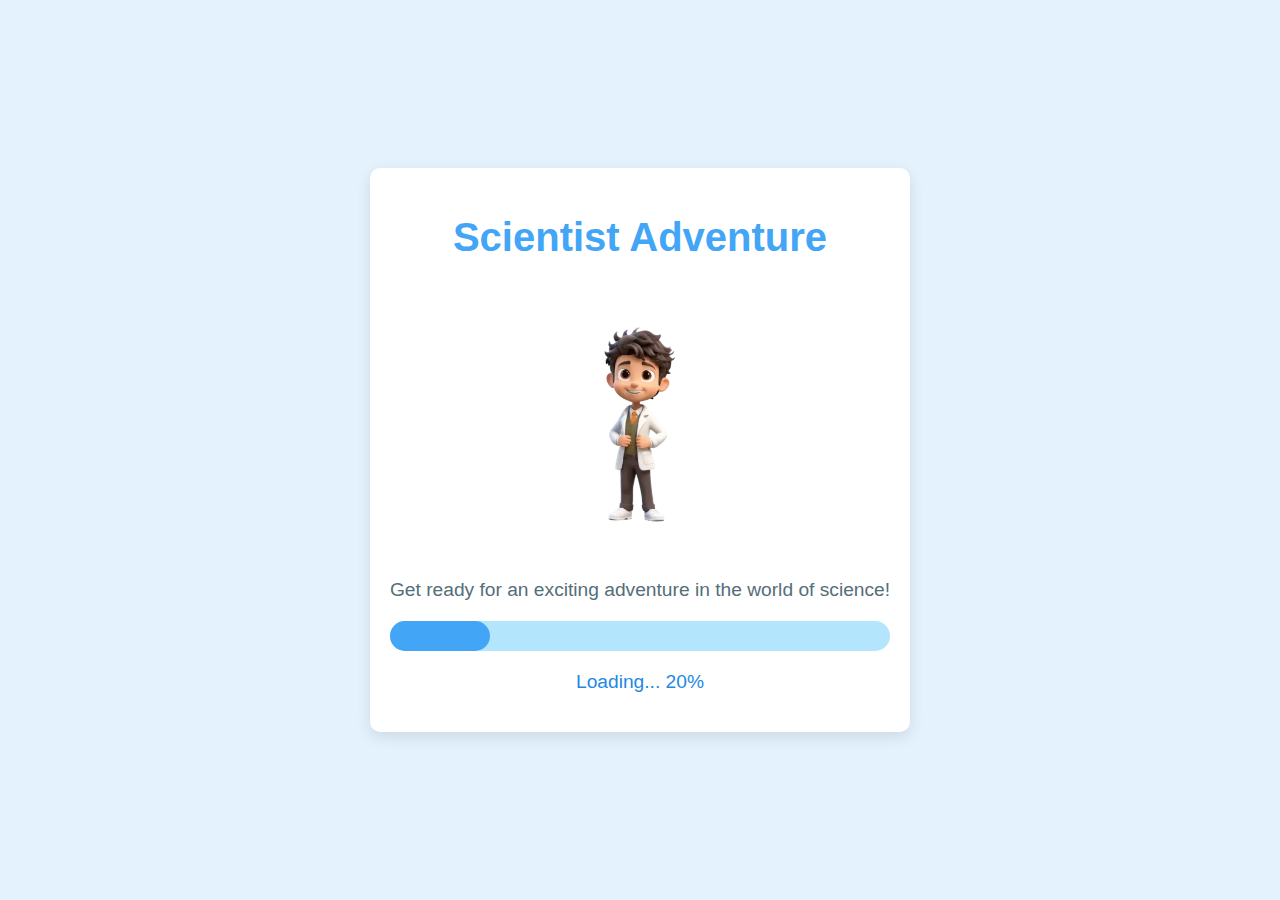
<file: index.html>
<!DOCTYPE html>
<html lang="en">
<head>
    <meta charset="UTF-8">
    <meta name="viewport" content="width=device-width, initial-scale=1.0">
    <title>Scientist Adventure</title>
    <link rel="stylesheet" href="level0.css">
</head>
<body>
    <div class="container">
        <h1 class="title">Scientist Adventure</h1>
        <img src="scientist.png" alt="Scientist Character" class="scientist-image">
        <p class="description">Get ready for an exciting adventure in the world of science!</p>
        
        <div class="progress-container">
            <div class="progress-bar" id="progress-bar"></div>
        </div>
        <p class="loading-text" id="loadingText">Loading...</p>
    </div>

    <script src="level0.js"></script>
</body>
</html>
</file>
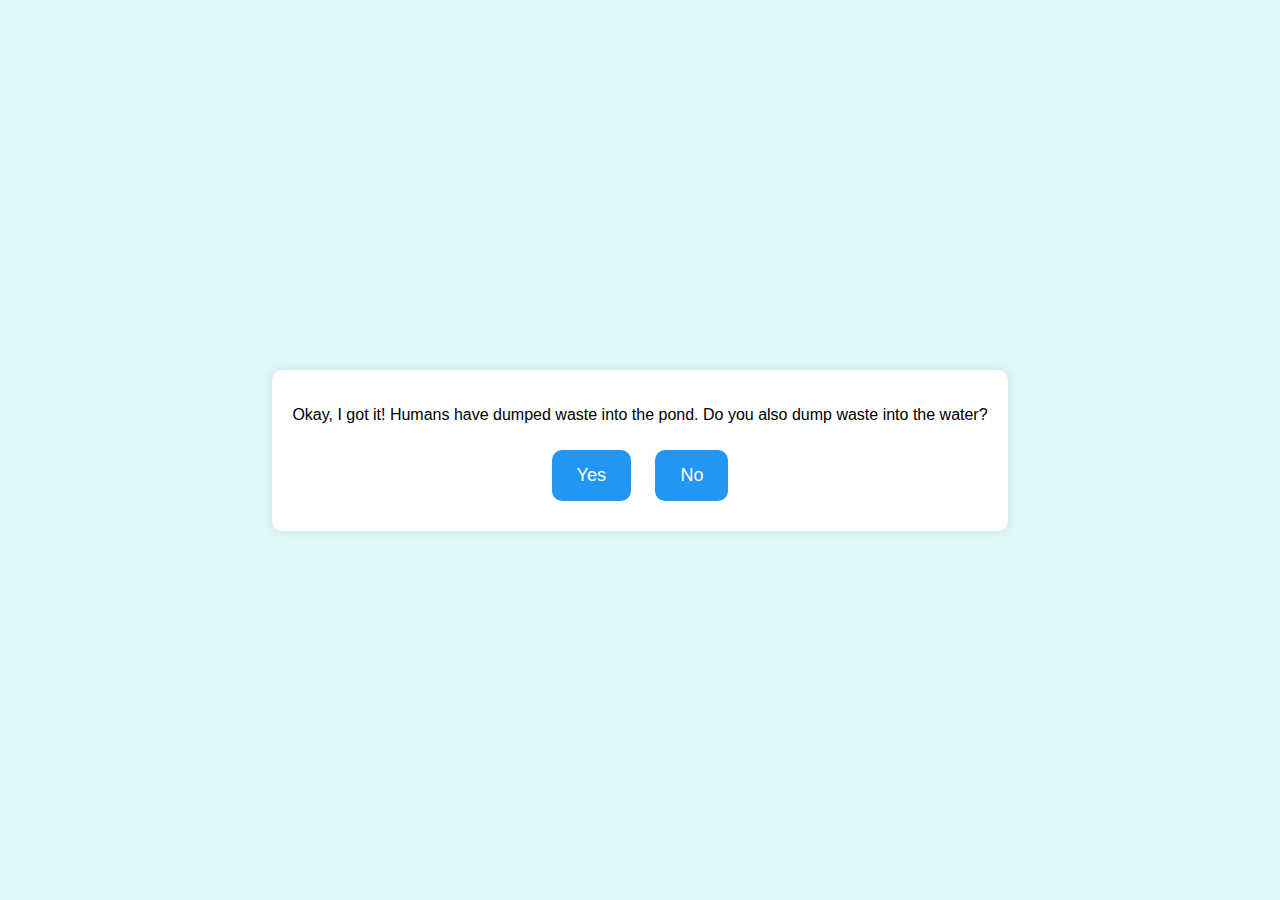
<file: level2.html>
<!DOCTYPE html>
<html lang="en">
<head>
    <meta charset="UTF-8">
    <meta name="viewport" content="width=device-width, initial-scale=1.0">
    <title>Level 2 - Water Quiz Game</title>
    <link rel="stylesheet" href="level2.css">
</head>
<body>
    <div id="popup" class="popup">
        <p>Okay, I got it! Humans have dumped waste into the pond. Do you also dump waste into the water?</p>
        <div class="yes-no-options">
            <button id="yes-btn" class="option-button">Yes</button>
            <button id="no-btn" class="option-button">No</button>
        </div>
        
    </div>

    <div id="question-container" class="hidden">
        <p id="follow-up"></p>
        <button id="lets-go-btn">Let's Go</button>

    </div>


    <script src="level2.js"></script>
</body>
</html>
</file>
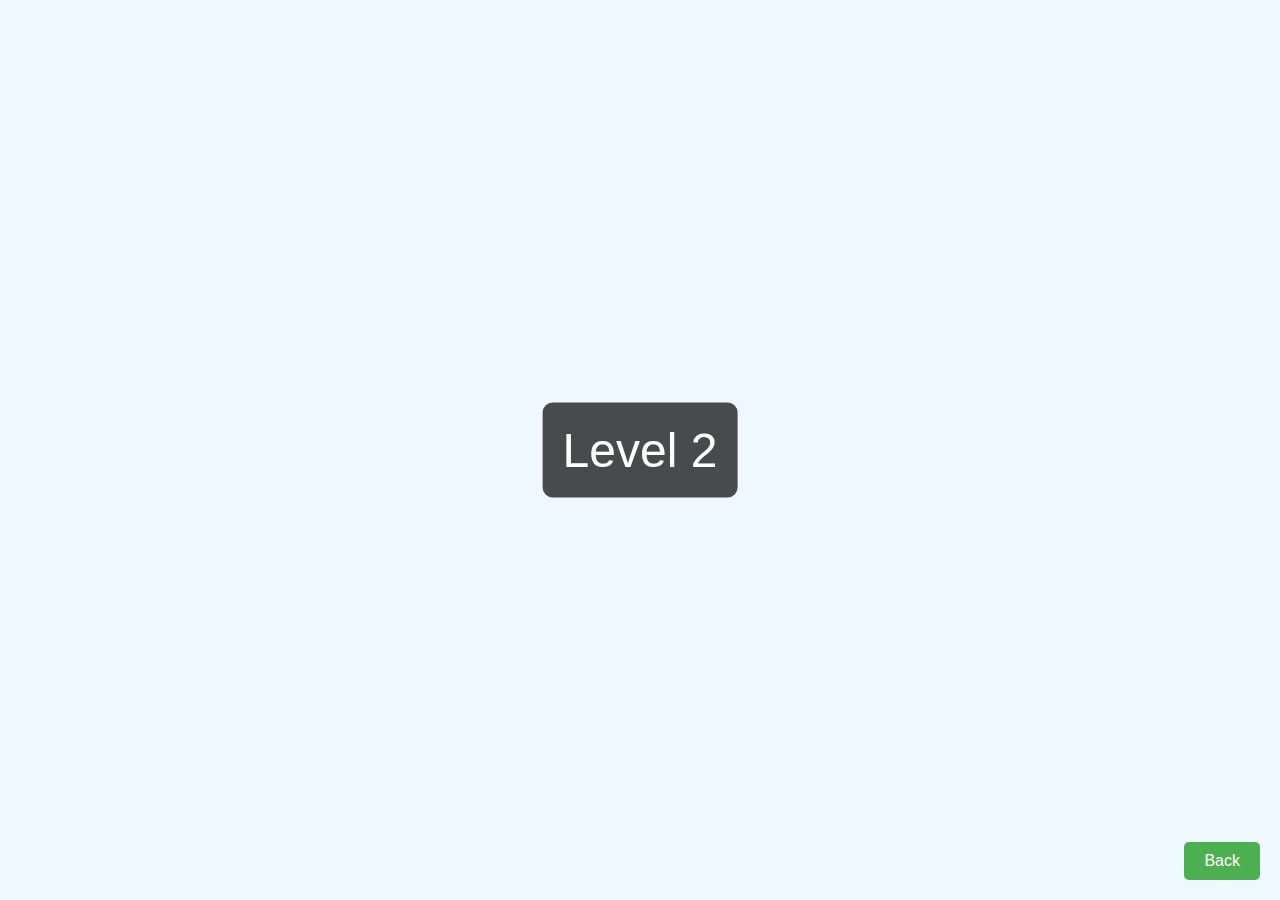
<file: level2c.html>
<!DOCTYPE html>
<html lang="en">
<head>
    <meta charset="UTF-8">
    <meta name="viewport" content="width=device-width, initial-scale=1.0">
    <title>GLOBE Hydrosphere Protocols</title>
    <link rel="stylesheet" href="level2c.css">
</head>
<body>
    <button class="back-btn" id="back-btn">Back</button>
    <!-- Splash Screen for Level 2 -->
    <div id="level2Splash" class="level-splash">Level 2</div>

    <!-- Opening message -->
    <div id="opening-message" class="center-screen hidden">
        <h1>Let's see in GLOBE Hydrosphere Investigation Protocols</h1>
    </div>

    <!-- Notepad -->
    <div id="notepad" class="hidden">
        <h2><b>GLOBE Hydrosphere Investigation Protocols</b></h2>
        <ul>
            <li id="ph-test-option"><b>pH Test</b></li>
        </ul>
    </div>

    <!-- pH Test Section -->
    <div id="ph-test-section" class="hidden">
        <h2>pH Test</h2>
        <button id="start-ph-test">Start Test</button>
        <div class="test-area">
            <img src="ph_meter1.png" alt="pH Meter" id="ph-meter" class="hidden">
            <img src="beaker.png" alt="Beaker" id="beaker">
        </div>
        <div id="ph-result" class="hidden"></div>
    </div>

    <!-- Next button (initially hidden) -->
    <button class="back-btn hidden" id="next-btn">Next</button>

    <script src="level2c.js"></script>
    <script>
        // Show the splash screen for 2 seconds before starting the main content
        window.onload = function() {
            const splash = document.getElementById("level2Splash");
            const openingMessage = document.getElementById("opening-message");
            const notepad = document.getElementById("notepad");
            const phTestSection = document.getElementById("ph-test-section");

            // Hide the splash screen after 2 seconds
            setTimeout(() => {
                splash.classList.add("hidden");
                openingMessage.classList.remove("hidden");
                notepad.classList.remove("hidden");
                phTestSection.classList.remove("hidden");
            }, 2000); // 2-second delay
        };
    </script>
</body>
</html>
</file>
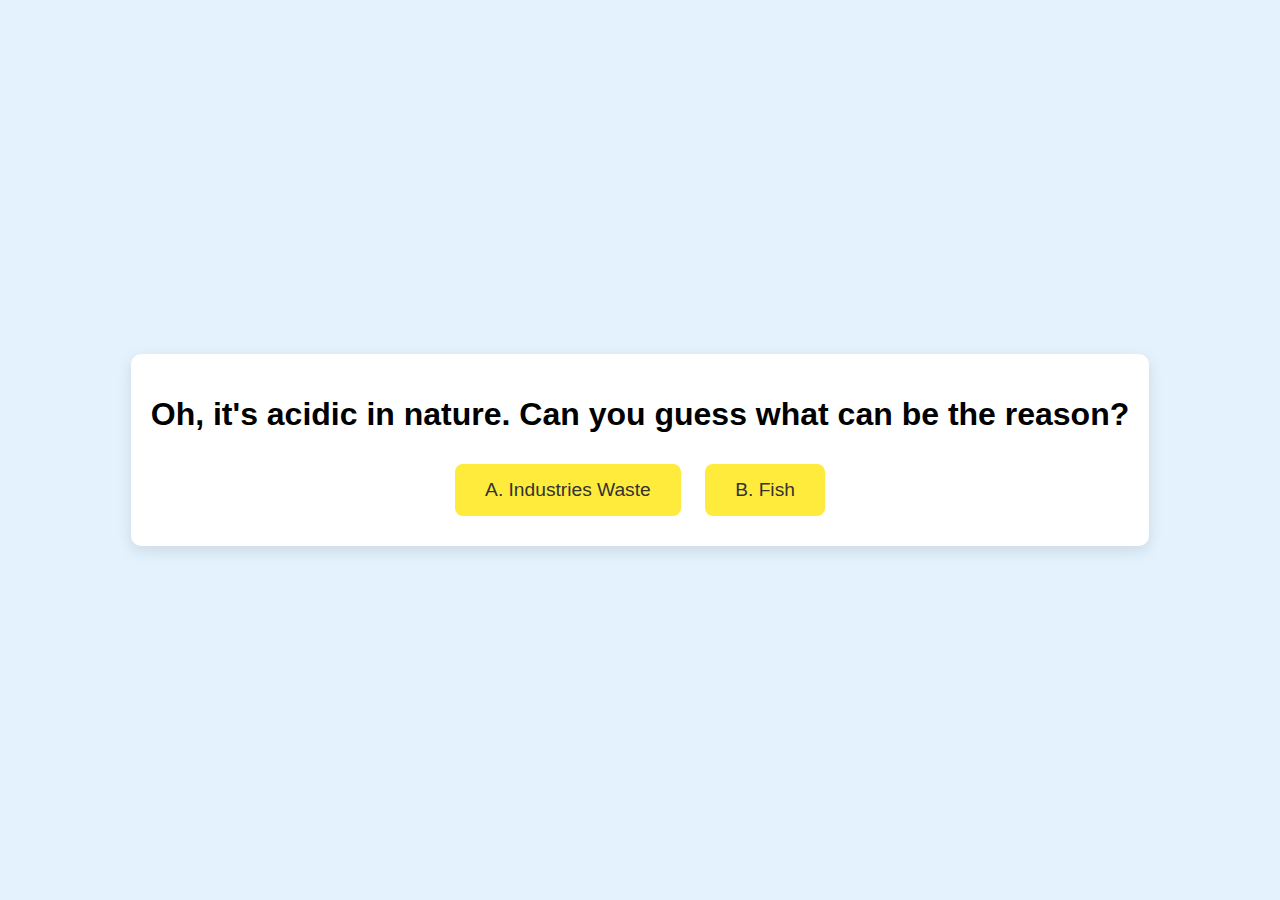
<file: level3.html>
<!DOCTYPE html>
<html lang="en">
<head>
    <meta charset="UTF-8">
    <meta name="viewport" content="width=device-width, initial-scale=1.0">
    <title>Acidic Nature Quiz</title>
    <link rel="stylesheet" href="level30.css">
</head>
<body>
    <div class="container" id="questionContainer">
        <h1>Oh, it's acidic in nature. Can you guess what can be the reason?</h1>
        <div class="options">
            <button class="option" id="optionA">A. Industries Waste</button>
            <button class="option" id="optionB">B. Fish</button>
        </div>
        <div id="factBox" class="fact-box hidden">
            <h3 style = "color: green;">Good job! You are genius!</h3>
            <h4 style = "color: rgb(160, 28, 109);"> Interesting Fact</h4>
            <p>Sometimes, the rain that falls can be sour or acidic.</p>
            <button id="knowWhyBtn">Wanna Know Why</button>
            <p id="reasonText" class="hidden">This happens when the air gets polluted by factories and cars, making the rain mix with bad stuff. When this rain falls into ponds, it can make the water sour.</p>
        </div>
    </div>

    <!-- The following will be displayed on the next page after transition -->
    <div class="next-page hidden" id="nextPage">
        <p id="letterText"></p>
        <button id="enterLevel3Btn" class="hidden">Enter Level 3</button>
    </div>

    <script src="level30.js"></script>
</body>
</html>
</file>
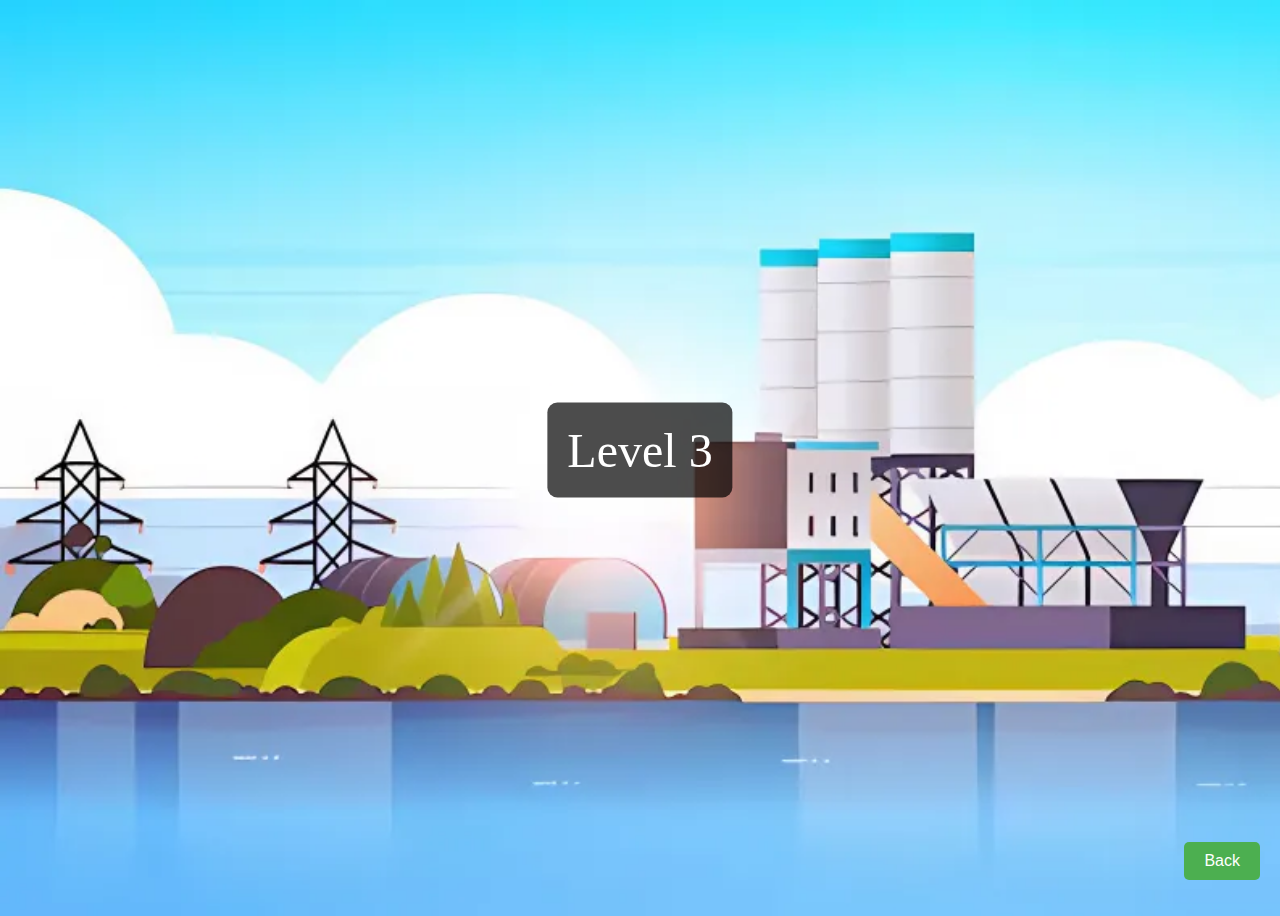
<file: level30.html>
<!DOCTYPE html>
<html lang="en">
<head>
    <meta charset="UTF-8">
    <meta name="viewport" content="width=device-width, initial-scale=1.0">
    <link rel="stylesheet" href="level3.css">
    <title>Garbage Clicking Game</title>
</head>
<body>
    
    <button class="back-btn" id="back-btn">Back</button>
    <!-- Splash screen for Level 3 -->
    <div id="levelSplash" class="level-splash">Level 3</div>

    <!-- Game container -->
    <div id="gameContainer" class="container hidden">
        <div class="head"></div>
        <div class="g1" onclick="removeGarbage(1)"></div>
        <div class="g2" onclick="removeGarbage(2)"></div>
        <div class="g3" onclick="removeGarbage(3)"></div>
        <div class="g4" onclick="removeGarbage(4)"></div>
        <div class="g5" onclick="removeGarbage(5)"></div>
        <div class="g6" onclick="removeGarbage(6)"></div>
    </div>

    <div id="hurrayCard" class="hurray-card hidden">HURRAY! Level Completed! END</div>

    <script>
        const totalGarbage = 6; // Total number of garbage items
        let garbageRemovedCount = 0; // Counter for removed garbage

        // Show splash screen for 2 seconds before starting the game
        window.onload = function() {
            const splash = document.getElementById("levelSplash");
            const gameContainer = document.getElementById("gameContainer");

            setTimeout(() => {
                splash.classList.add("hidden");
                gameContainer.classList.remove("hidden");
            }, 2000); // 2-second delay
        }

        function showHurrayCard() {
            const hurrayCard = document.getElementById("hurrayCard");
            hurrayCard.classList.remove("hidden");
            hurrayCard.classList.add("visible");
        }

        function removeGarbage(index) {
            const garbageItem = document.querySelector(`.g${index}`);
            garbageItem.classList.add("fade-out");
            garbageRemovedCount++;

            if (garbageRemovedCount === totalGarbage) {
                showHurrayCard();
            }
        }

        document.getElementById('hurrayCard').addEventListener('click', function() {
            window.location.href = 'level40.html';
        });
 document.getElementById('back-btn').addEventListener('click', function() {
    window.location.href='levels.html'; // Navigate to the levels page
});
    </script>
</body>
</html>
</file>
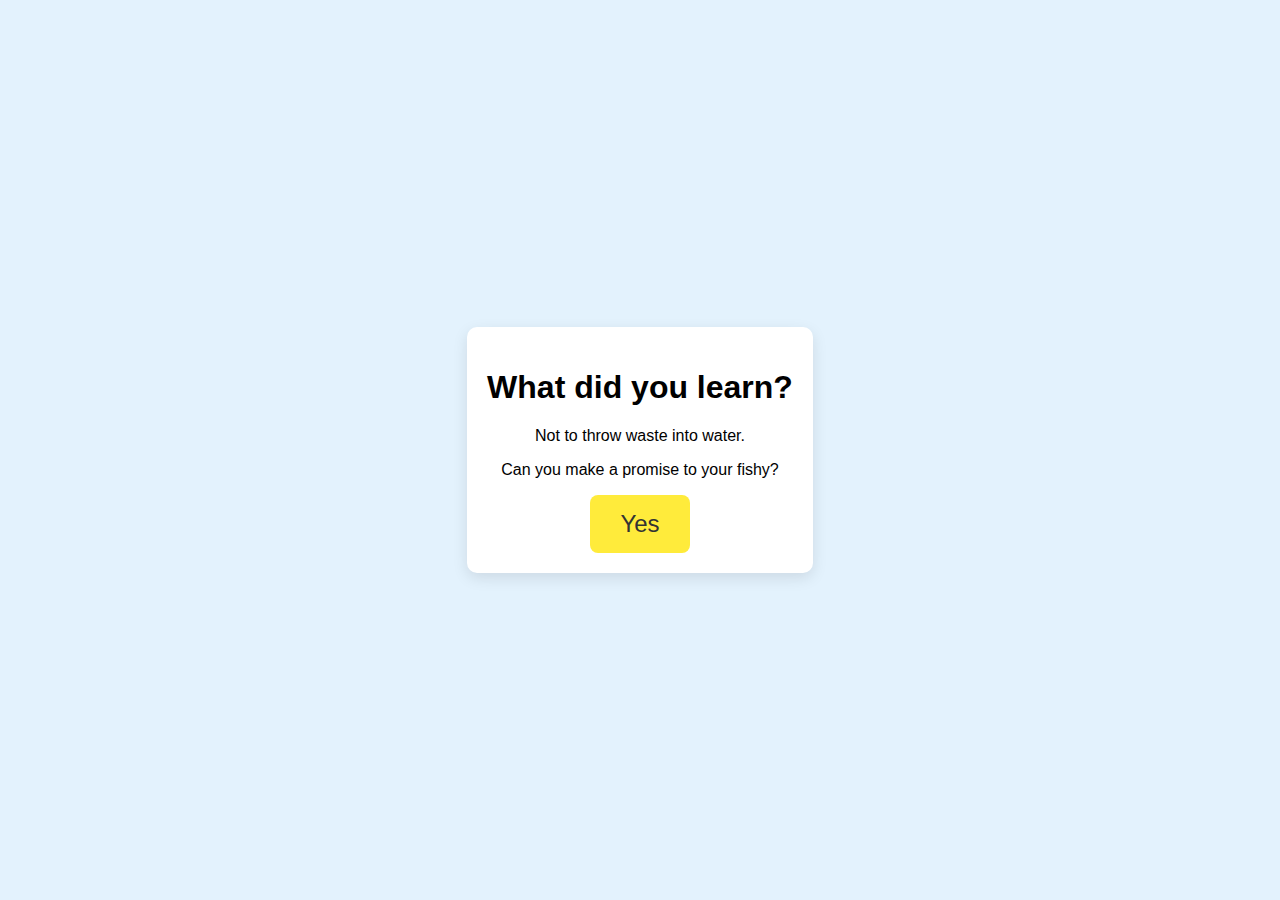
<file: level40.html>
<!DOCTYPE html>
<html lang="en">
<head>
    <meta charset="UTF-8">
    <meta name="viewport" content="width=device-width, initial-scale=1.0">
    <title>Water Quality Pledge</title>
    <link rel="stylesheet" href="level40.css">
</head>
<body>
    <div class="container" id="questionContainer">
        <h1>What did you learn?</h1>
        <p>Not to throw waste into water.</p>
        <p>Can you make a promise to your fishy?</p>
        <button class="yes-button" id="yesButton">Yes</button>
    </div>

    <!-- Agreement Page -->
    <div class="agreement-container hidden" id="agreementContainer">
        <h2>Water Quality Pledge</h2>
        <p>I promise to protect our water!</p>
        <p>I promise</p><br>
        <ul class="pledge-list">
            <li>not to throw trash into water.</li>
            <li>to teach others about keeping water clean.</li>
            <li>to plant more trees</li>
            <li>to use less plastic</li>
        </ul>

        <div class="fingerprint-area" id="fingerprintArea">
            <p>Press your finger to sign the pledge:</p>
            <div class="fingerprint-box">
                <p id="pressFingerText">Press Finger</p>
                <div id="fingerprint"></div>
            </div>
        </div>
    </div>

     <!-- Final Message -->
     <div class="final-message hidden" id="finalMessage">
        <p>You promised! Remember your promise always. The fishy believes in you.</p>
        <button class="yes-button" id="nextPageButton">Deal</button>
    </div>


    <script src="level40.js"></script>
</body>
</html>
</file>
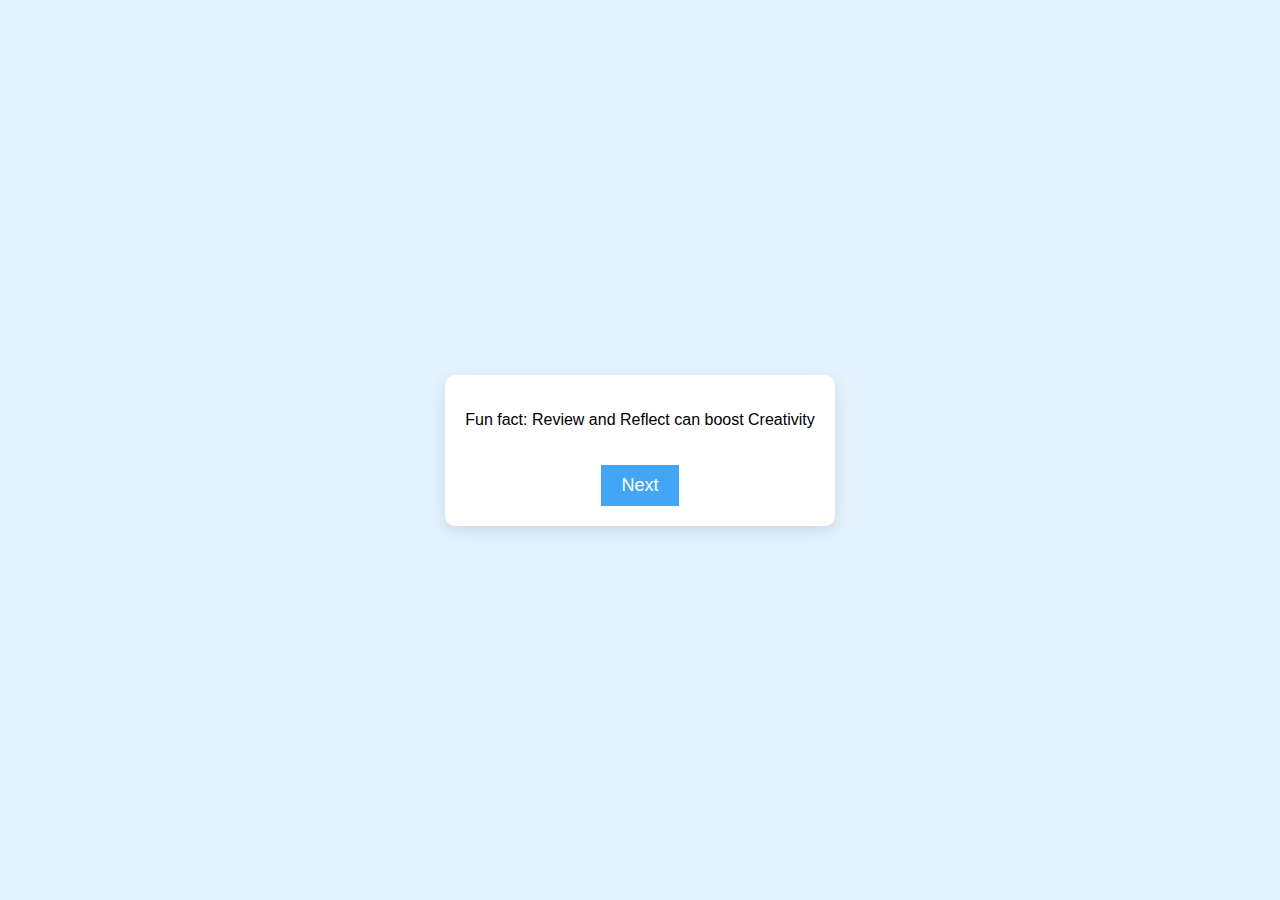
<file: level41.html>
<!DOCTYPE html>
<html lang="en">
<head>
    <meta charset="UTF-8">
    <meta name="viewport" content="width=device-width, initial-scale=1.0">
    <title>Scientist Adventure</title>
    <style>
        body {
            font-family: 'Comic Sans MS', sans-serif;
            background-color: #e3f2fd;
            display: flex;
            justify-content: center;
            align-items: center;
            height: 100vh;
            margin: 0;
        }

        .container {
            text-align: center;
            background-color: #fff;
            padding: 20px;
            border-radius: 10px;
            box-shadow: 0 5px 15px rgba(0, 0, 0, 0.1);
            display: none;
        }

        .visible {
            display: block;
        }

        .title {
            font-size: 2.5rem;
            color: #42a5f5;
        }

        .text-content {
            font-size: 1.2rem;
            margin: 20px 0;
            color: #1e95e5;
        }

        .button {
            background-color: #42a5f5;
            color: white;
            border: none;
        
            padding: 10px 20px;
            cursor: pointer;
            font-size: 18px;
            margin-top: 20px;
        }

        .button:hover {
            background-color: #1e88e5;
        }

        .fingerprint-area {
            margin: 20px 0;
            border: 2px dashed #42a5f5;
            padding: 20px;
            color: #42a5f5;
        }

        .congrats {
            color: green;
        }

        .final-statement {
            color: purple;
            font-size: 1.4rem;
            margin-top: 20px;
        }

        @keyframes letter-typing {
            from {
                width: 0;
            }
            to {
                width: 100%;
            }
        }

        .letter-typed {
            font-family: 'Courier New', Courier, monospace;
            white-space: nowrap;
            overflow: hidden;
            border-right: 2px solid;
            width: 100%;
            display: inline-block;
            animation: letter-typing 4s steps(40, end);
        }
        #globeImage {
            margin-top: 20px;
            max-width: 100%;
            max-height: 300px;
        }

        ul{
            text-align: left;
            color: #9d0f6e;
        }
        #play-again {
    display: block;
    margin: 20px auto; /* Center the button */
    padding: 10px 20px; /* Increase padding for a bigger button */
    font-size: 20px; /* Larger font size */
    background-color: #4CAF50; /* Green background */
    color: white; /* White text */
    border: none; /* No border */
    border-radius: 10px; /* Rounded corners */
    cursor: pointer; /* Pointer cursor on hover */
    transition: transform 0.3s; /* Smooth hover effect */
}

#play-again:hover {
    transform: scale(1.05); /* Slightly enlarge on hover */
}
    </style>
</head>
<body>
    <div class="container" id="promisePage">
        <p>Fun fact: Review and Reflect can boost Creativity</p>
        <button class="button" id="nextToReflection">Next</button>
    </div>
    <div class="container" id="reflectionPage">
        <h1 class="title">Reflection</h1>
        <p> What did you do in the game?</p>
        <ul>
            <li>Developed empathy for the fishy.</li>
            <li>Observed the water with sensory organs.</li>
            <li>Did a pH meter experiment to determine the water’s pH level.</li>
            <li>Picked up the trash from the water.</li>
            <li>Promised to keep water clean.</li>
        </ul>
        <button class="button" id="nextToCompletion">Next</button>
    </div>

    <div class="container" id="completionPage">
        <h1 class="text-content congrats">Congratulations!</h1>
        <p class="text-content congrats">You have successfully completed the game.</p>
        <p>You have completed all the steps of the Scientific Process given by GLOBE</p>
        <img id="globeImage" src="WhatsApp Image 2024-10-06 at 22.38.19_1c059eee.jpg" alt="globe scientic process Image">
        <button class="button" id="nextToScientist">Next</button>
    </div>

    <div class="container" id="scientistPage">
        <h1 class="title">Can You Be a Scientist?</h1>
        <p class="letter-typed">Why don't you find the answers to these questions?</p>
        <p>1. Why is clean water important for plants, animals, and humans?<br>
            2. What would happen if everyone made a promise to keep our water clean?</p>
        <p class="final-statement">Next Scientist Adventure Coming Soon!</p>
        <button id="play-again">Play Again</button>
    </div>

    <script>
        document.addEventListener("DOMContentLoaded", function () {
            let promisePage = document.getElementById("promisePage");
            let reflectionPage = document.getElementById("reflectionPage");
            let completionPage = document.getElementById("completionPage");
            let scientistPage = document.getElementById("scientistPage");

            promisePage.classList.add("visible");

            // Move to reflection page
            document.getElementById("nextToReflection").addEventListener("click", function () {
                promisePage.classList.remove("visible");
                reflectionPage.classList.add("visible");
            });

            // Move to completion page
            document.getElementById("nextToCompletion").addEventListener("click", function () {
                reflectionPage.classList.remove("visible");
                completionPage.classList.add("visible");
            });

            // Move to scientist page
            document.getElementById("nextToScientist").addEventListener("click", function () {
                completionPage.classList.remove("visible");
                scientistPage.classList.add("visible");
                document.getElementById("play-again").onclick = function() {
        // Redirect to next question or level
        window.location.href = "login.html"; // Change this to your next level page
    };
            });
        });
    </script>
</body>
</html>
</file>
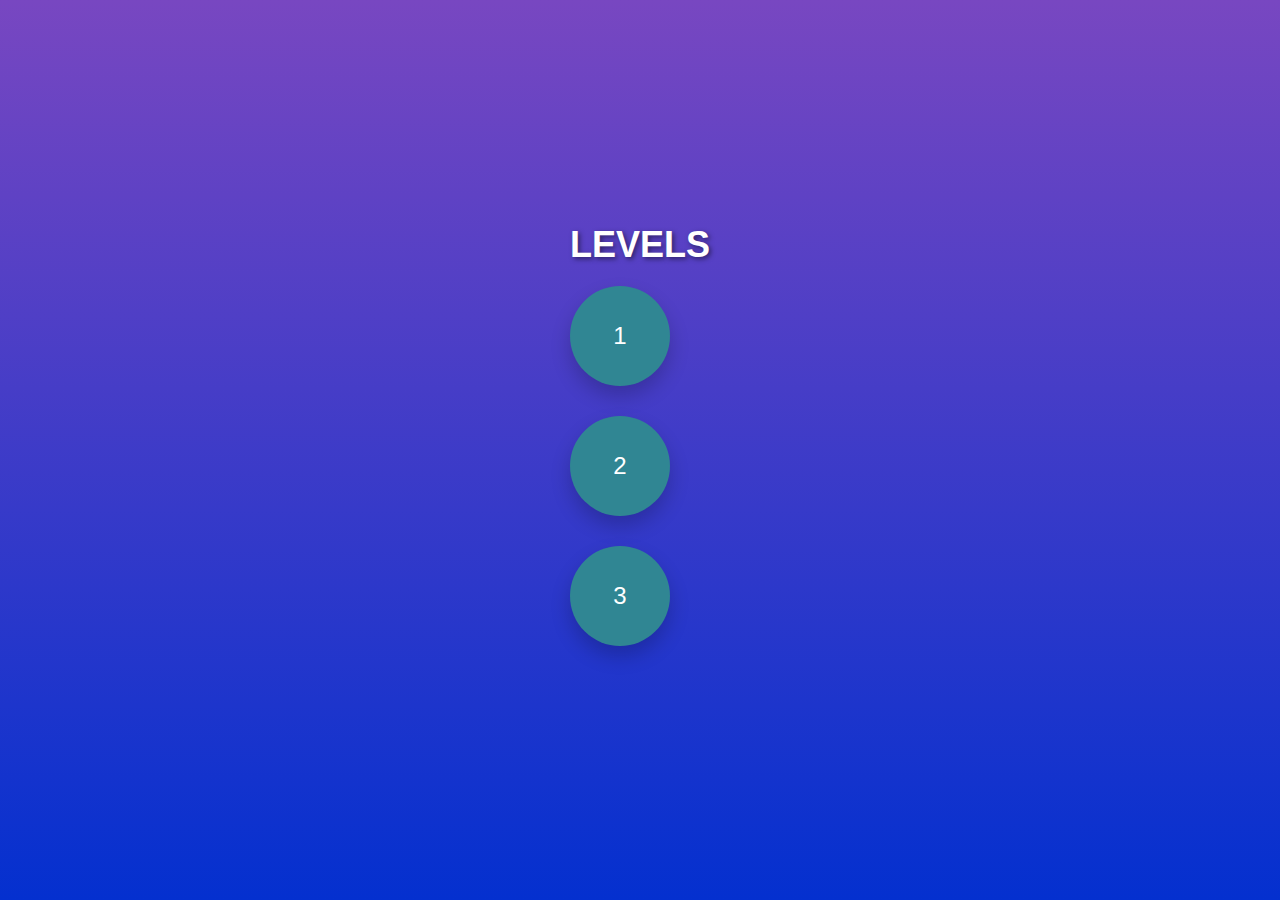
<file: levels.html>
<!DOCTYPE html>
<html lang="en">
<head>
    <meta charset="UTF-8">
    <meta name="viewport" content="width=device-width, initial-scale=1.0">
    <title>Levels</title>
    <link rel="stylesheet" href="levels.css">
    <script src="levels.js" defer></script> <!-- levels.js included -->
</head>
<body>
    <div class="container">
        <h1>LEVELS</h1>
        <div class="level" data-level="1"> 1</div>
        <div class="level locked" data-level="2">2 </div>
        <div class="level locked" data-level="3"> 3</div>
        
    </div>
    
</body>
<script src="levels.js"></script>
</html>
</file>
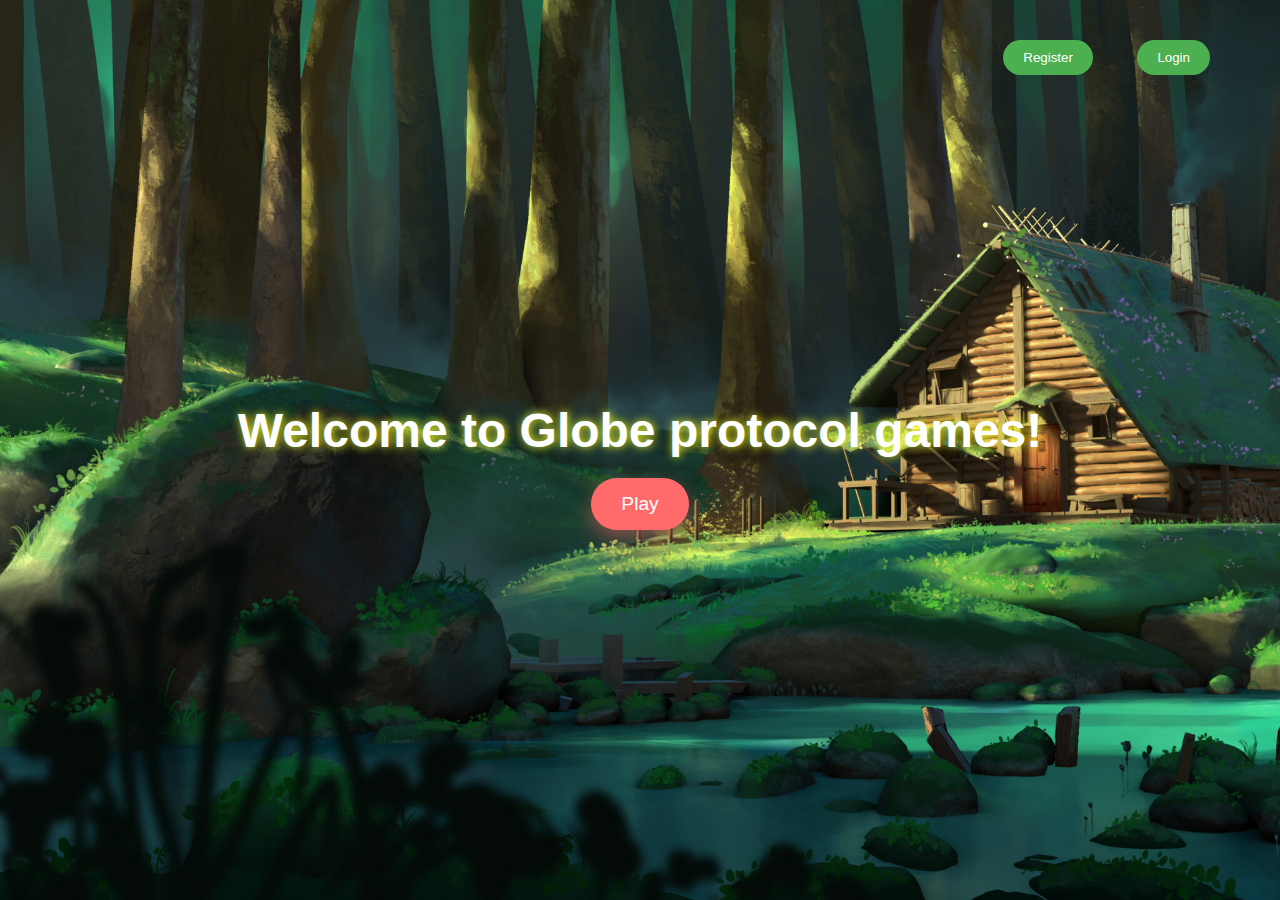
<file: login.html>
<!DOCTYPE html>
<html lang="en">

<head>
    <meta charset="UTF-8">
    <meta name="viewport" content="width=device-width, initial-scale=1.0">
    <title>Game with Login/Register</title>
    <link rel="stylesheet" href="login.css">
</head>

<body>

    <!-- Welcome Section -->
    <div class="container">
        <h1>Welcome to Globe protocol games!</h1>
        <button id="play" class="play-btn hidden">Play</button>
    </div>

    <!-- Auth Section -->
    <div class="auth-container">
        <div class="buttons">
            <button id="registerBtn" class="btn">Register</button>
            <button id="loginBtn" class="btn">Login</button>
        </div>
        <div class="cards">
            <div id="card" class="card hidden">

                <div class="card show">
                    <div class="card-inner">
                        <div class="card-front">
                            <div class="card-header"></div>
                            <div>please login</div>
                        </div>
                        <div class="card-back">
                            <div class="card-header"></div>
                            <div class="back">Enjoy the game</div>
                        </div>
                    </div>
                </div>

                <div class="card-header" id="cardTitle">Register</div>
                <div class="card-body">
                    <!-- Registration Form -->
                    <form id="registerForm" class="form hidden">
                        <input type="text" id="regUsername" placeholder="Username" required><br>
                        <input type="email" id="regEmail" placeholder="Email" required><br>
                        <input type="password" id="regPassword" placeholder="Password" required><br>
                        <button type="submit" class="form-btn">Register</button>
                    </form>

                    <!-- Login Form -->
                    <form id="loginForm" class="form hidden">
                        <input type="text" id="loginUsername" placeholder="Username" required><br>
                        <input type="password" id="loginPassword" placeholder="Password" required><br>
                        <button type="submit" class="form-btn">Login</button>
                    </form>
                </div>
            </div>
        </div>
    </div>

    <script src="login.js"></script>
</body>

</html>
</file>
<file: level0.css>
body {
    font-family: 'Comic Sans MS', sans-serif;
    background-color: #e3f2fd;
    display: flex;
    justify-content: center;
    align-items: center;
    height: 100vh;
    margin: 0;
}

.container {
    text-align: center;
    background-color: #fff;
    padding: 20px;
    border-radius: 10px;
    box-shadow: 0 5px 15px rgba(0, 0, 0, 0.1);
}

.title {
    font-size: 2.5rem;
    color: #42a5f5;
}

.scientist-image {
    width: 200px;
    height: auto;
    margin: 20px 0;
}

.description {
    font-size: 1.2rem;
    color: #546e7a;
}

.progress-container {
    width: 100%;
    background-color: #b3e5fc;
    border-radius: 25px;
    margin: 20px 0;
}

.progress-bar {
    height: 30px;
    width: 0%;
    background-color: #42a5f5;
    border-radius: 25px;
    transition: width 0.5s;
}

.loading-text {
    color: #1e88e5;
    font-size: 1.2rem;
}
.ready-button {
    display: none; /* Initially hidden */
    background-color: white;
    position: relative;
    
    color: green;
    border: 2px solid green;
    font-size: 18px;
    padding: 10px 20px;
    cursor: pointer;
    margin-top: 20px;
    text-align: center;
    border-radius: 5px; /* Rounded corners for a better look */
    transition: background-color 0.3s ease; /* Smooth hover effect */
}
.ready-button:hover {
    background-color: #f0f0f0;
}
</file>
<file: level2.css>
body {
    font-family: Arial, sans-serif;
    background-color: #e0f7fa;
    display: flex;
    justify-content: center;
    align-items: center;
    height: 100vh;
    margin: 0;
    overflow: hidden;
}

.popup {
    background-color: #fff;
    padding: 20px;
    border-radius: 10px;
    box-shadow: 0 0 10px rgba(0, 0, 0, 0.1);
    text-align: center;
}

.hidden {
    display: none;
}

#lets-go-btn {
    display: block;
    margin: 20px auto; /* Center the button */
    padding: 10px 20px; /* Increase padding for a bigger button */
    font-size: 20px; /* Larger font size */
    background-color: #4CAF50; /* Green background */
    color: white; /* White text */
    border: none; /* No border */
    border-radius: 10px; /* Rounded corners */
    cursor: pointer; /* Pointer cursor on hover */
    transition: transform 0.3s; /* Smooth hover effect */
}

#lets-go-btn:hover {
    transform: scale(1.05); /* Slightly enlarge on hover */
}


/* Animation for cloud leaving */
@keyframes cloudLeave {
    0% { opacity: 1; transform: translateY(0); }
    100% { opacity: 0; transform: translateY(-100%); }
}
.option-button {
    display: inline-block; /* Align buttons side by side */
    padding: 15px 25px; /* Increase padding */
    margin: 10px; /* Spacing between buttons */
    font-size: 18px; /* Larger font size */
    background-color: #2196F3; /* Blue background */
    color: white; /* White text */
    border: none; /* No border */
    border-radius: 10px; /* Rounded corners */
    cursor: pointer; /* Pointer cursor on hover */
    transition: background-color 0.3s; /* Smooth transition for hover */
}

.option-button:hover {
    background-color: #0b7dda; /* Darker blue on hover */
}
.quiz-container {
    padding: 20px;
    background-color: #f0f8ff; /* Light background */
    border-radius: 15px; /* Rounded corners */
    box-shadow: 0 0 20px rgba(0, 0, 0, 0.2); /* Subtle shadow */
    text-align: center; /* Center text */
}
</file>
<file: level2c.css>
/* General styling */
body {
    font-family: Arial, sans-serif;
    margin: 0;
    padding: 0;
    text-align: center;
    background-color: #f0f8ff;
}

.center-screen {
    display: flex;
    justify-content: center;
    align-items: center;
    height: 100vh;
    background-color: #87cefa;
}
.back-btn {
    position: absolute;
    bottom: 20px;
    right: 20px;
    padding: 10px 20px;
    background-color: #4CAF50; /* Green background */
    color: white; /* White text */
    border: none;
    border-radius: 5px; /* Rounded corners */
    cursor: pointer;
    font-size: 16px; /* Font size */
    transition: background-color 0.3s; /* Transition for hover effect */
}
/* Splash screen for Level 2 */
.level-splash {
    position: fixed;
    top: 50%;
    left: 50%;
    transform: translate(-50%, -50%);
    font-size: 48px;
    color: white;
    background-color: rgba(0, 0, 0, 0.7);
    padding: 20px;
    border-radius: 10px;
    z-index: 100;
    text-align: center;
}

.hidden {
    display: none;
}

/* Center screen styling for other content */
.center-screen {
    display: flex;
    justify-content: center;
    align-items: center;
    height: 100vh;
    text-align: center;
}

.back-btn:hover {
    background-color: #45a049; /* Darker green on hover */
}
.hidden {
    display: none;
}

/* Notepad styling */
#notepad {
    background-color: #fff8dc;
    border: 2px solid #deb887;
    padding: 20px;
    width: 300px;
    margin: 20px auto;
    box-shadow: 2px 2px 10px rgba(0, 0, 0, 0.2);
}

ul {
    list-style-type: none;
    padding: 0;
}

ul li {
    padding: 10px 0;
    font-size: 18px;
}

ul li:hover {
    background-color: #f0e68c;
    cursor: pointer;
}

/* pH Test Section styling */
.test-area {
    margin-top: 20px;
    position: relative;
}

#ph-meter, #beaker {
    width: 100px;
    height: auto;
    display: inline-block;
}
#ph-meter, #beaker {
    width: 100px;
    height: auto;
    display: inline-block;
}

#ph-meter {
    position: absolute;
    top: 0;
    left: 50px;
    transition: transform 1s ease;
}

#ph-result {
    margin-top: 20px;
    font-size: 18px;
    font-weight: bold;
}

/* Button styling */
button {
    padding: 10px 20px;
    font-size: 16px;
    background-color: #48d1cc;
    border: none;
    color: white;
    cursor: pointer;
    border-radius: 5px;
}

button:hover {
    background-color: #20b2aa;
}
#ph-meter {
    position: absolute;
    left: 50%;
    transform: translateX(-50%);
    top: 200px; /* Adjust this based on your layout */
    transition: transform 0.5s; /* Smooth transition */
    display: none; /* Initially hidden */
    height : auto;
    width : 200px;
}

#beaker {
    position: absolute;
    left: 50%;
    transform: translateX(-50%);
    top: 250px; /* Adjust this based on your layout */
    width: 250px;
    height: auto;

}
</file>
<file: level30.css>
/* Basic Body Styling */
body {
    font-family: 'Comic Sans MS', sans-serif;
    background-color: #e3f2fd;
    margin: 0;
    padding: 0;
    display: flex;
    justify-content: center;
    align-items: center;
    height: 100vh;
    flex-direction: column;
}

/* Main Container */
.container {
    text-align: center;
    background-color: #fff;
    padding: 20px;
    border-radius: 10px;
    box-shadow: 0 5px 15px rgba(0, 0, 0, 0.1);
}

/* Option Buttons */
.options {
    margin-top: 20px;
}

.option {
    background-color: #ffeb3b;
    color: #333;
    border: none;
    padding: 15px 30px;
    font-size: 1.2rem;
    border-radius: 8px;
    cursor: pointer;
    margin: 10px;
}

.option:hover {
    background-color: #ffc107;
}

/* Fact Box */
.fact-box {
    margin-top: 20px;
    padding: 20px;
    background-color: #f0f0f0;
    border-radius: 8px;
    display: none;
}

.hidden {
    display: none;
}

#knowWhyBtn {
    background-color: #42a5f5;
    color: white;
    padding: 10px 20px;
    border: none;
    border-radius: 5px;
    margin-top: 10px;
    cursor: pointer;
}

#knowWhyBtn:hover {
    background-color: #1e88e5;
}

/* Next Page */
.next-page {
    text-align: center;
    font-size: 1.5rem;
}

#enterLevel3Btn {
    background-color: #4caf50;
    color: white;
    border: none;
    padding: 10px 20px;
    font-size: 1.2rem;
    border-radius: 5px;
    cursor: pointer;
    margin-top: 20px;
}

#enterLevel3Btn:hover {
    background-color: #388e3c;
}
</file>
<file: level3.css>
*{
    box-sizing: border-box;
}

body{
    background-image: url(bg2copy.jpg);
    background-size: cover;
    width: 100vw;
    height: 100vh;
    
}

.container{
    display: flex;
cursor: pointer;
}
.back-btn {
    position: absolute;
    bottom: 20px;
    right: 20px;
    padding: 10px 20px;
    background-color: #4CAF50; /* Green background */
    color: white; /* White text */
    border: none;
    border-radius: 5px; /* Rounded corners */
    cursor: pointer;
    font-size: 16px; /* Font size */
    transition: background-color 0.3s; /* Transition for hover effect */
}
.head{
    width: 400px;
    height: 100px;
    position: relative;
    /* top: 50px; */
    background-image: url(head2.png);
    background-size: contain;
}
/* Style for the splash screen */
.level-splash {
    position: fixed;
    top: 50%;
    left: 50%;
    transform: translate(-50%, -50%);
    font-size: 48px;
    color: white;
    background-color: rgba(0, 0, 0, 0.7);
    padding: 20px;
    border-radius: 10px;
    z-index: 100;
    transition: opacity 0.5s ease;
}

.hidden {
    display: none;
}

.g1{
    width: 150px;
    height: 80px;
    position:relative;
    top: 600px;
    left: -200px;
    right:240px;
    background-image: url(Garbage_1.png);
    background-size: contain;
}

.g2{
    width: 120px;
    height: 80px;
    position:relative;
    top: 570px;
    left: -50px;
    background-image: url(Garbage_2.png);
    background-size: contain;
}

.g3{
    width: 100px;
    height: 60px;
    position:relative;
    top: 580px;
    left: 20px;
    background-image: url(Garbage_3.png);
    background-size: cover;
}

.g4{
    width: 220px;
    height: 120px;
    position:relative;
    top: 560px;
    left: 80px;
    background-image: url(Garbage_4.png);
    background-size: contain;
}

.g5{
    width: 65px;
    height: 60px;
    position:relative;
    top: 600px;
    left: 300px;
    background-image: url(Garbage_5.png);
    background-size: contain;
}

.g6{
    width: 80px;
    height: 60px;
    position:relative;
    top: 580px;
    left: 100px;
    background-image: url(Garbage_6.png);
    background-size: contain;
}

.go-button {
    padding: 10px 20px;
    background-color: #FF6B6B; /* Red background */
    color: white;
    border: none;
    border-radius: 5px;
    font-size: 18px;
    cursor: pointer;
    margin-top: 20px;
    display: none; /* Initially hidden */
    transition: background-color 0.3s ease, transform 0.3s ease;
}
.hidden {
    display: none;
}

.visible {
    display: block;
    transition: opacity 0.5s ease;
    opacity: 1;
}

.go-button {
    opacity: 0;
    transition: opacity 0.5s ease;
}


.go-button:hover {
    background-color: #FF7D7D; /* Darker red on hover */
    transform: scale(1.05); /* Slightly grow on hover */
}
.hidden {
    display: none; /* Hide element */
    opacity: 0; /* Fully transparent */
}
.fade-out {
    animation: fadeOut 1s forwards;
    /* The 'forwards' keyword ensures the div stays hidden after the animation ends */
}
.hurray-card {
    position: fixed;
    top: 50%;
    left: 50%;
    transform: translate(-50%, -50%) scale(0);
    padding: 20px;
    background-color: #4CAF50; /* Green background color */
    color: white;
    border-radius: 10px;
    font-size: 24px;
    cursor: pointer;
    font-weight: bold;
    box-shadow: 0 4px 8px rgba(0, 0, 0, 0.2);
    opacity: 0;
    transition: opacity 0.5s ease, transform 0.5s ease;
    animation: victoryCelebration 1s ease forwards, flash 0.5s alternate 4;
}

/* Celebration effect with scale and rotation */
@keyframes victoryCelebration {
    0% {
        opacity: 0;
        transform: translate(-50%, -50%) scale(0);
    }
    50% {
        opacity: 1;
        transform: translate(-50%, -50%) scale(1.1) rotate(10deg);
    }
    100% {
        opacity: 1;
        transform: translate(-50%, -50%) scale(1) rotate(0deg);
    }
}

/* Flashing effect */
@keyframes flash {
    from {
        background-color: #4CAF50;
    }
    to {
        background-color: #3CB371;
    }
}


@keyframes fadeOut {
    0% {
        opacity: 1;
    }
    100% {
        opacity: 0;
    }
}
</file>
<file: level40.css>
/* Basic Body Styling */
body {
    font-family: 'Comic Sans MS', sans-serif;
    background-color: #e3f2fd;
    margin: 0;
    padding: 0;
    display: flex;
    justify-content: center;
    align-items: center;
    height: 100vh;
    flex-direction: column;
}

/* Main Container */
.container {
    text-align: center;
    background-color: #fff;
    padding: 20px;
    border-radius: 10px;
    box-shadow: 0 5px 15px rgba(0, 0, 0, 0.1);
}

.hidden {
    display: none;
}

/* Yes Button */
.yes-button {
    background-color: #ffeb3b;
    color: #333;
    padding: 15px 30px;
    font-size: 1.5rem;
    border: none;
    border-radius: 8px;
    cursor: pointer;
}

.yes-button:hover {
    background-color: #ffc107;
}

/* Agreement Page */
.agreement-container {
    text-align: center;
    background-color: #fff;
    padding: 30px;
    border-radius: 10px;
    box-shadow: 0 5px 15px rgba(0, 0, 0, 0.1);
    margin-top: 20px;
}

.pledge-list {
    text-align: left;
    margin-top: 20px;
}

.pledge-list li {
    font-size: 1.2rem;
    color: #27679c;
}

/* Fingerprint Area */
.fingerprint-area {
    margin-top: 20px;
    text-align: center;
}

.fingerprint-box {
    width: 100px;
    height: 100px;
    border: 2px dashed #42a5f5;
    display: flex;
    justify-content: center;
    align-items: center;
    margin: 20px auto;
    border-radius: 50%;
    position: relative;
}

#pressFingerText {
    color: #1e88e5;
}

#fingerprint {
    width: 50px;
    height: 50px;
    background-color: transparent;
    border-radius: 50%;
}

.fingerprint-animate {
    background-color: #1e88e5;
    animation: fingerprintPop 0.7s forwards;
}

@keyframes fingerprintPop {
    from { transform: scale(0); }
    to { transform: scale(1); }
}

/* Final Message */
.final-message {
    text-align: center;
    background-color: #fff;
    padding: 20px;
    border-radius: 10px;
    box-shadow: 0 5px 15px rgba(0, 0, 0, 0.1);
    margin-top: 20px;
}
</file>
<file: levels.css>
* {
    margin: 0;
    padding: 0;
    box-sizing: border-box;
}

body {
    font-family: 'Poppins', sans-serif;

    height: 100vh;
    display: flex;
    flex-direction: column;
    align-items: center;
    justify-content: center;
    
    background: linear-gradient(0deg, #0430cf 0%, #7847c1 100%);
    margin: 0;
  
    overflow: hidden;
 
}

.container {
    text-align: center;
    animation: fadeIn 1.2s ease-out;
    color: aliceblue; /* Fade-in for the container */
}

.levels {
    display: grid;
    grid-template-columns: repeat(3, 1px);
    grid-gap: 0px;
    margin:40px 0;
}

.level {
    width: 200px;
    height: 200px;
    border-radius: 50%;
    background-color: #308693;
    display: flex;
    justify-content: center;
    align-items: center;
    font-size: 24px;
    color: white;
    cursor: pointer;
    transition: transform 0.4s ease, background-color 0.4s ease;
    box-shadow: 0 10px 20px rgba(0, 0, 0, 0.2);
    animation: bounceIn 0.6s ease-out forwards; /* Bounce effect */
}
.level {
    width: 100px;
    height: 100px;
    border-radius: 50%;
    background-color: #308693;
    display: flex;
    justify-content: center;
    align-items: center;
    font-size: 24px;
    color: white;
    cursor: pointer;
    transition: transform 0.4s ease, background-color 0.4s ease;
    box-shadow: 0 10px 20px rgba(0, 0, 0, 0.2);
    animation: bounceIn 0.6s ease-out forwards;
    margin-bottom: 30px; /* Add margin to space the levels */
}

.level:nth-child(odd) {
    animation-delay: 0.2s;
}

.level:nth-child(even) {
    animation-delay: 0.4s;
}

.level:hover {
    background-color: #5bb8b2;
    transform: scale(1.1); /* Scale up on hover */
    box-shadow: 0 15px 25px rgba(0, 0, 0, 0.3); /* Deeper shadow */
}
h1 {
    font-size: 36px; /* Font size of the heading */
    color: #ffffff; /* White color for the heading */
    margin-bottom: 20px; /* Space below the heading */
    text-shadow: 2px 2px 5px rgba(0, 0, 0, 0.5); /* Subtle shadow for depth */
    font-weight: bold; /* Make it bold */
    text-align: center; /* Center the heading */
    animation: fadeIn 1s ease; /* Optional: Fade-in animation for the heading */
}

.level:active {
    transform: scale(0.95); /* Press-down effect */
    transition: transform 0.1s ease;
}

.level-details {
    text-align: center;
    margin-top: 40px;
    font-size: 18px;
    color: #333;
    transition: opacity 0.6s ease, transform 0.6s ease;
}

.hidden {
    display: none;
    opacity: 0;
    transform: translateY(20px);
}

.visible {
    display: block;
    opacity: 1;
    transform: translateY(0);
    transition: opacity 0.6s ease, transform 0.6s ease;
}

/* Keyframes for animations */
@keyframes fadeIn {
    from {
        opacity: 0;
        transform: translateY(-30px);
    }
    to {
        opacity: 1;
        transform: translateY(0);
    }
}

@keyframes bounceIn {
    0% {
        transform: scale(0.3);
        opacity: 0;
    }
    50% {
        transform: scale(1.1);
        opacity: 1;
    }
    70% {
        transform: scale(0.9);
    }
    100% {
        transform: scale(1);
    }
}
</file>
<file: login.css>
/* General Styles */
body {
    font-family: 'Arial', sans-serif;
    background: linear-gradient(135deg, #74ebd5 0%, #ACB6E5 100%);
    margin: 0;
    padding: 0;
    display: flex;
    flex-direction: column;
    justify-content: center;
    align-items: center;
    height: 100vh;
    color: #333;
    background-image: url(Welcome_bg.jpg);
    background-size: cover;
}

/* Main container for welcome section */
.container {
    text-align: center;
    animation: fadeIn 1s ease-in-out forwards;
}

h1 {
    font-size: 3rem;
    color: white;
    margin-bottom: 20px;
    text-shadow: rgb(238, 253, 37) 1px 0 10px;
}

/* Play Button */
.play-btn {
    padding: 15px 30px;
    background-color: #FF6B6B;
    color: white;
    border: none;
    border-radius: 30px;
    cursor: pointer;
    font-size: 1.2rem;
    box-shadow: 0 8px 20px rgba(255, 107, 107, 0.5);
    transition: all 0.3s ease;
}

.play-btn:hover {
    background-color: #FF7D7D;
    transform: translateY(-5px);
}

/* Auth container (Login/Register) */
.auth-container {
    position: absolute;
    top: 20px;
    right: 20px;
    display: flex;
    gap: 30px;
    text-align: right;
}
.cards{
    display: flex;
    gap: 300px;
}
.buttons .btn {
    padding: 10px 20px;
    background-color: #4CAF50;
    color: white;
    border: none;
    border-radius: 20px;
    margin: 20px;
    cursor: pointer;
    transition: background-color 0.3s ease, transform 0.3s ease;
}

.buttons .btn:hover {
    background-color: #45a049;
}

/* Card Styles */
.card {
    width: 200px;
    height: 100px;
    perspective: 1000px; /* Enable 3D perspective */
    display: none;
    opacity: 0; /* Start from fully transparent */
    transform: scale(0); /* Start from scale 0 for animation */
    animation: scaleIn 0.5s ease forwards; /* Default animation */
}

.card.show {
    display: block;
    animation: slideIn 0.5s ease forwards; /* Slide in when shown */
}

/* Inner Card */
.card-inner {
    position: relative;
    width: 100%;
    height: 100%;
    transition: transform 0.6s; /* Animation for flip */
    transform-style: preserve-3d; /* Preserve 3D space for child elements */
    transform-origin: center; /* Set origin to center for flipping */
}

/* Front Side */
.card-front,
.card-back {
    position: absolute;
    width: 100%;
    height: 100%;
    backface-visibility: hidden; /* Hide back face when flipped */
    border-radius: 15px; /* Rounded corners */
}

/* Front Side Style */
.card-front {
    background: linear-gradient(135deg, #ff5c8a, #ff7eb3); /* Front gradient */
    color: white;
    display: flex;
    font-size: larger;
    justify-content: center;
    align-items: center;
}

/* Back Side Style */
.card-back {
    background: linear-gradient(135deg, #84fab0, #8fd3f4); /* Back gradient */
    color: white;
    display: flex;
    justify-content: center;
    align-items: center;
    transform: rotateY(180deg); /* Rotate back face */
}

/* Card Header */
.card-header {
    font-size: 1.8rem;
    margin-bottom: 20px;
    color: #fff; /* White color for text */
    text-align: center;
}

/* Form Input */
.form input {
    width: 150px;
    padding: 10px;
    margin-bottom: 10px;
    border: 2px solid #ddd;
    border-radius: 5px;
    font-size: 1rem;
    transition: border-color 0.3s ease;
}

.form input:focus {
    border-color: #4CAF50;
    outline: none;
}

/* Form Button */
.form-btn {
    width: 175px;
    padding: 12px;
    background-color: #4CAF50;
    color: white;
    border: none;
    margin: 2px 0px 10px 0px;
    border-radius: 5px;
    font-size: 1.1rem;
    cursor: pointer;
    transition: background-color 0.3s ease, transform 0.3s ease;
}
.back{
    display: flex;
    justify-content: center;
    align-items: center;
}
.form-btn:hover {
    background-color: #45a049;
}

/* Animations */
@keyframes fadeIn {
    0% {
        opacity: 0;
        transform: translateY(20px);
    }
    100% {
        opacity: 1;
        transform: translateY(0);
    }
}

@keyframes scaleIn {
    0% {
        transform: scale(0); /* Start from scale 0 */
        opacity: 0; /* Start from fully transparent */
    }
    100% {
        transform: scale(1); /* Scale to full size */
        opacity: 1; /* Fully opaque */
    }
}

@keyframes slideIn {
    0% {
        transform: translateX(100%); /* Start off-screen to the right */
        opacity: 0; /* Start from fully transparent */
    }
    100% {
        transform: translateX(0); /* Move to original position */
        opacity: 1; /* Fully opaque */
    }
}

/* Card Flip Animation */
.card:hover .card-inner {
    transform: rotateY(180deg); /* Rotate the card */
}

/* Responsive styles for smaller screens */
@media (max-width: 600px) {
    .card {
        width: 90%; /* Make card responsive */
    }
}
</file>
